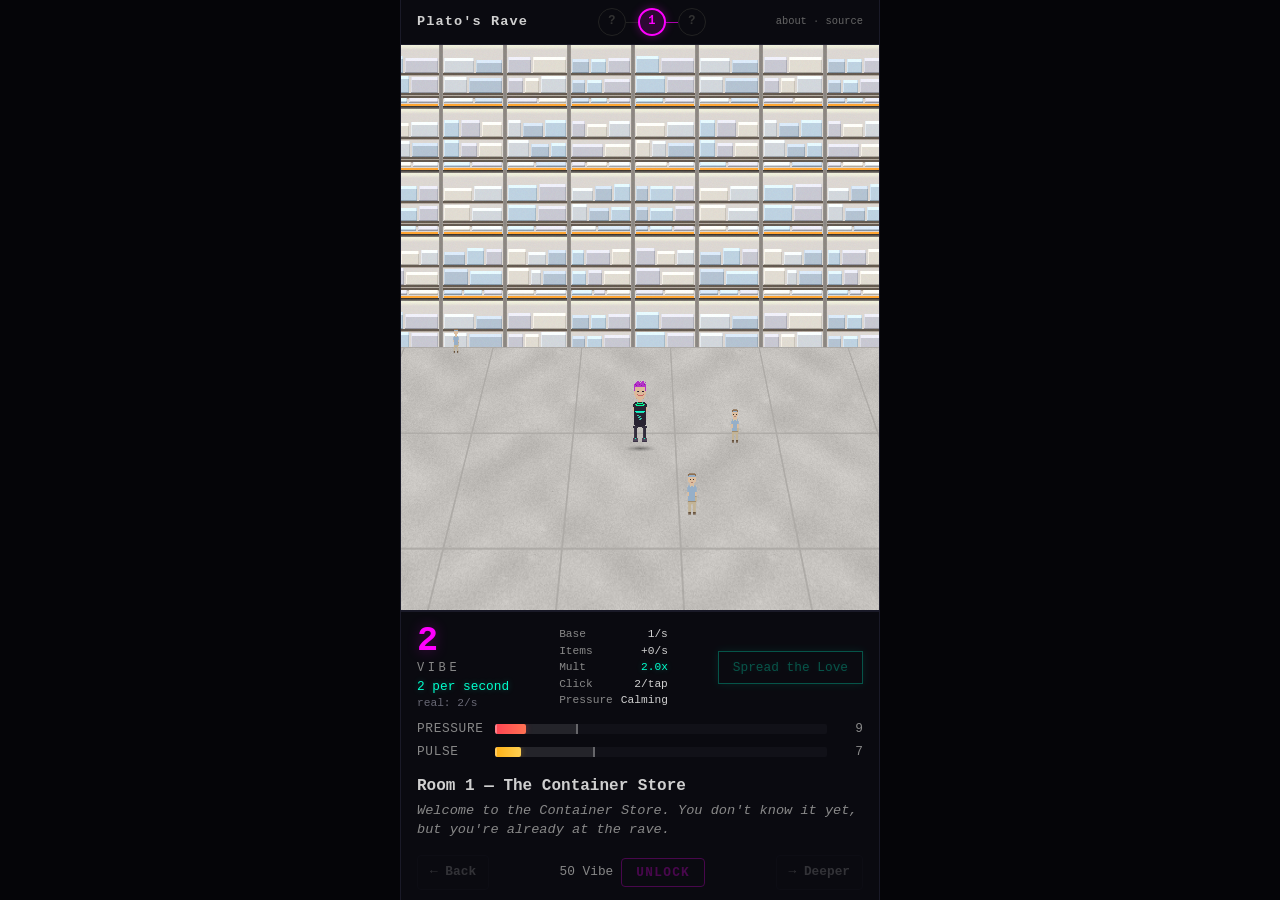
<file: docs/index.html>
<!DOCTYPE html>
<html lang="en">
<head>
  <meta charset="UTF-8">
  <meta name="viewport" content="width=device-width, initial-scale=1.0, user-scalable=no">
  <title>Plato's Rave — An Incremental Idle Game Inside a Container Store</title>
  <meta name="description" content="Progress through 10 rooms of escalating absurdity hidden inside a Container Store. Click to build Vibe. Survive the traps. Eat the wings. Dethrone the Candy King. Inspired by MBMBaM Episode 674.">
  <meta name="author" content="Drew Brereton">

  <!-- Open Graph -->
  <meta property="og:type" content="website">
  <meta property="og:title" content="Plato's Rave">
  <meta property="og:description" content="An incremental idle game with dungeon-crawler aesthetics. 10 rooms of escalating absurdity hidden inside a Container Store. Inspired by MBMBaM Episode 674.">
  <meta property="og:url" content="https://platosrave.club">
  <meta property="og:site_name" content="Plato's Rave">

  <!-- Twitter Card -->
  <meta name="twitter:card" content="summary">
  <meta name="twitter:title" content="Plato's Rave">
  <meta name="twitter:description" content="An incremental idle game inside a Container Store. 10 rooms. Tap to dance. Dethrone the Candy King. Inspired by MBMBaM Ep. 674.">

  <link rel="canonical" href="https://platosrave.club">

  <!-- Structured Data -->
  <script type="application/ld+json">
  {
    "@context": "https://schema.org",
    "@type": "VideoGame",
    "name": "Plato's Rave",
    "description": "An incremental idle game with dungeon-crawler aesthetics. Progress through 10 rooms of escalating absurdity hidden inside a Container Store. Inspired by MBMBaM Episode 674.",
    "url": "https://platosrave.club",
    "author": {
      "@type": "Person",
      "name": "Drew Brereton",
      "url": "https://entropist.ca"
    },
    "genre": ["Incremental", "Idle", "Clicker"],
    "gamePlatform": "Web browser",
    "operatingSystem": "Any",
    "applicationCategory": "Game",
    "isAccessibleForFree": true,
    "license": "https://opensource.org/licenses/MIT"
  }
  </script>

  <link rel="stylesheet" href="style.css">
</head>
<body>
  <div id="game">

    <!-- Title bar: title, room map, credits -->
    <div id="title-bar">
      <span id="game-title">Plato's Rave</span>
      <div id="room-map">
        <div class="map-node" id="map-slot-0"></div>
        <div class="map-edge" id="map-edge-0"></div>
        <div class="map-node" id="map-slot-1"></div>
        <div class="map-edge" id="map-edge-1"></div>
        <div class="map-node" id="map-slot-2"></div>
      </div>
      <div id="credits">
        <a href="about.html">about</a> &middot;
        <a href="https://github.com/aebrer/platos-rave" target="_blank" rel="noopener">source</a>
      </div>
    </div>

    <!-- The Room — perspective space, tap to dance -->
    <main id="room-view" role="button" aria-label="Tap to dance">
      <div id="room-space">
        <div id="back-wall"></div>
        <div id="floor-plane"></div>
        <div id="room-props"></div>

        <!-- Dancer -->
        <div id="dancer">
          <div id="dancer-head"></div>
          <div id="dancer-body"></div>
          <div id="dancer-legs">
            <div class="leg left"></div>
            <div class="leg right"></div>
          </div>
          <div id="dancer-shadow"></div>
        </div>
      </div>

      <!-- Floating vibe pops + ambient flavor text -->
      <div id="click-feedback"></div>

    </main>

    <!-- Stats + Room info panel (bottom) -->
    <div id="bottom-panel">

      <!-- Vibe counter + rate breakdown + spread the love -->
      <div id="vibe-block">
        <div id="vibe-info">
          <div id="vibe-count">0</div>
          <div id="vibe-label">VIBE</div>
          <div id="vibe-rate"><span id="vibe-per-sec">0</span> per second</div>
          <div id="real-vps">real: <span id="real-vps-value">0</span>/s</div>
          <div id="kandi-display" class="hidden"></div>
        </div>
        <div id="rate-breakdown">
          <div class="breakdown-row"><span class="breakdown-label">Base</span><span id="breakdown-base">0</span></div>
          <div class="breakdown-row"><span class="breakdown-label">Items</span><span id="breakdown-items">0</span></div>
          <div class="breakdown-row"><span class="breakdown-label">Mult</span><span id="breakdown-mult">1.0x</span></div>
          <div class="breakdown-row"><span class="breakdown-label">Click</span><span id="breakdown-click">0</span></div>
          <div class="breakdown-row"><span class="breakdown-label">Pressure</span><span id="breakdown-pressure"></span></div>
        </div>
        <button id="spread-love-btn" disabled>Spread the Love</button>
      </div>

      <!-- Pressure & Pulse bars -->
      <div id="stat-bars">
        <div class="stat-row">
          <span class="stat-name">Pressure</span>
          <div class="stat-track">
            <div class="stat-fill" id="pressure-fill"></div>
            <div class="stat-optimal" id="pressure-optimal"></div>
          </div>
          <span class="stat-value" id="pressure-value">0</span>
        </div>
        <div class="stat-row">
          <span class="stat-name">Pulse</span>
          <div class="stat-track">
            <div class="stat-fill" id="pulse-fill"></div>
            <div class="stat-optimal" id="pulse-optimal"></div>
          </div>
          <span class="stat-value" id="pulse-value">0</span>
        </div>
      </div>

      <!-- Room inventory -->
      <div id="room-inventory"></div>

      <!-- Room description -->
      <div id="room-desc">
        <div id="room-title">Room 1 — The Container Store</div>
        <div id="room-flavor">Welcome to the Container Store. You don't know it yet, but you're already at the rave.</div>
      </div>

      <!-- Navigation -->
      <div id="room-nav">
        <button id="nav-left" class="nav-btn" disabled><span class="nav-label">&larr; Back</span><span class="nav-vps" id="nav-left-vps"></span></button>
        <div id="nav-center">
          <div id="unlock-prompt" class="hidden">
            <span id="unlock-text"></span>
            <button id="unlock-button" disabled>UNLOCK</button>
          </div>
        </div>
        <button id="nav-right" class="nav-btn" disabled><span class="nav-label">&rarr; Deeper</span><span class="nav-vps" id="nav-right-vps"></span></button>
      </div>

    </div>

    <!-- Item purchase popup -->
    <div id="item-popup" class="overlay hidden">
      <div class="overlay-box item-popup-box">
        <div id="item-popup-emoji" class="popup-big-emoji"></div>
        <div id="item-popup-name" class="popup-item-name"></div>
        <div id="item-popup-desc" class="popup-item-desc"></div>
        <div id="item-popup-effect" class="popup-item-effect"></div>
        <div id="item-popup-owned" class="popup-item-owned"></div>
        <div class="popup-actions">
          <button id="item-popup-buy" class="popup-buy-btn"></button>
          <button id="item-popup-dismiss" class="popup-dismiss-btn">Not now</button>
        </div>
      </div>
    </div>

    <!-- Transcendence overlay -->
    <div id="transcendence" class="overlay hidden">
      <div class="overlay-box transcendence-box">
        <div id="transcendence-emoji" class="popup-big-emoji"></div>
        <h2 id="transcendence-title"></h2>
        <p id="transcendence-message"></p>
        <p id="transcendence-stats"></p>
        <button id="transcendence-dismiss"></button>
      </div>
    </div>

    <!-- Welcome back overlay -->
    <div id="welcome-back" class="overlay hidden">
      <div class="overlay-box">
        <h2>Welcome back</h2>
        <p id="welcome-message"></p>
        <button id="welcome-dismiss">Keep raving</button>
      </div>
    </div>

  </div>

  <script src="game.js"></script>
</body>
</html>
</file>
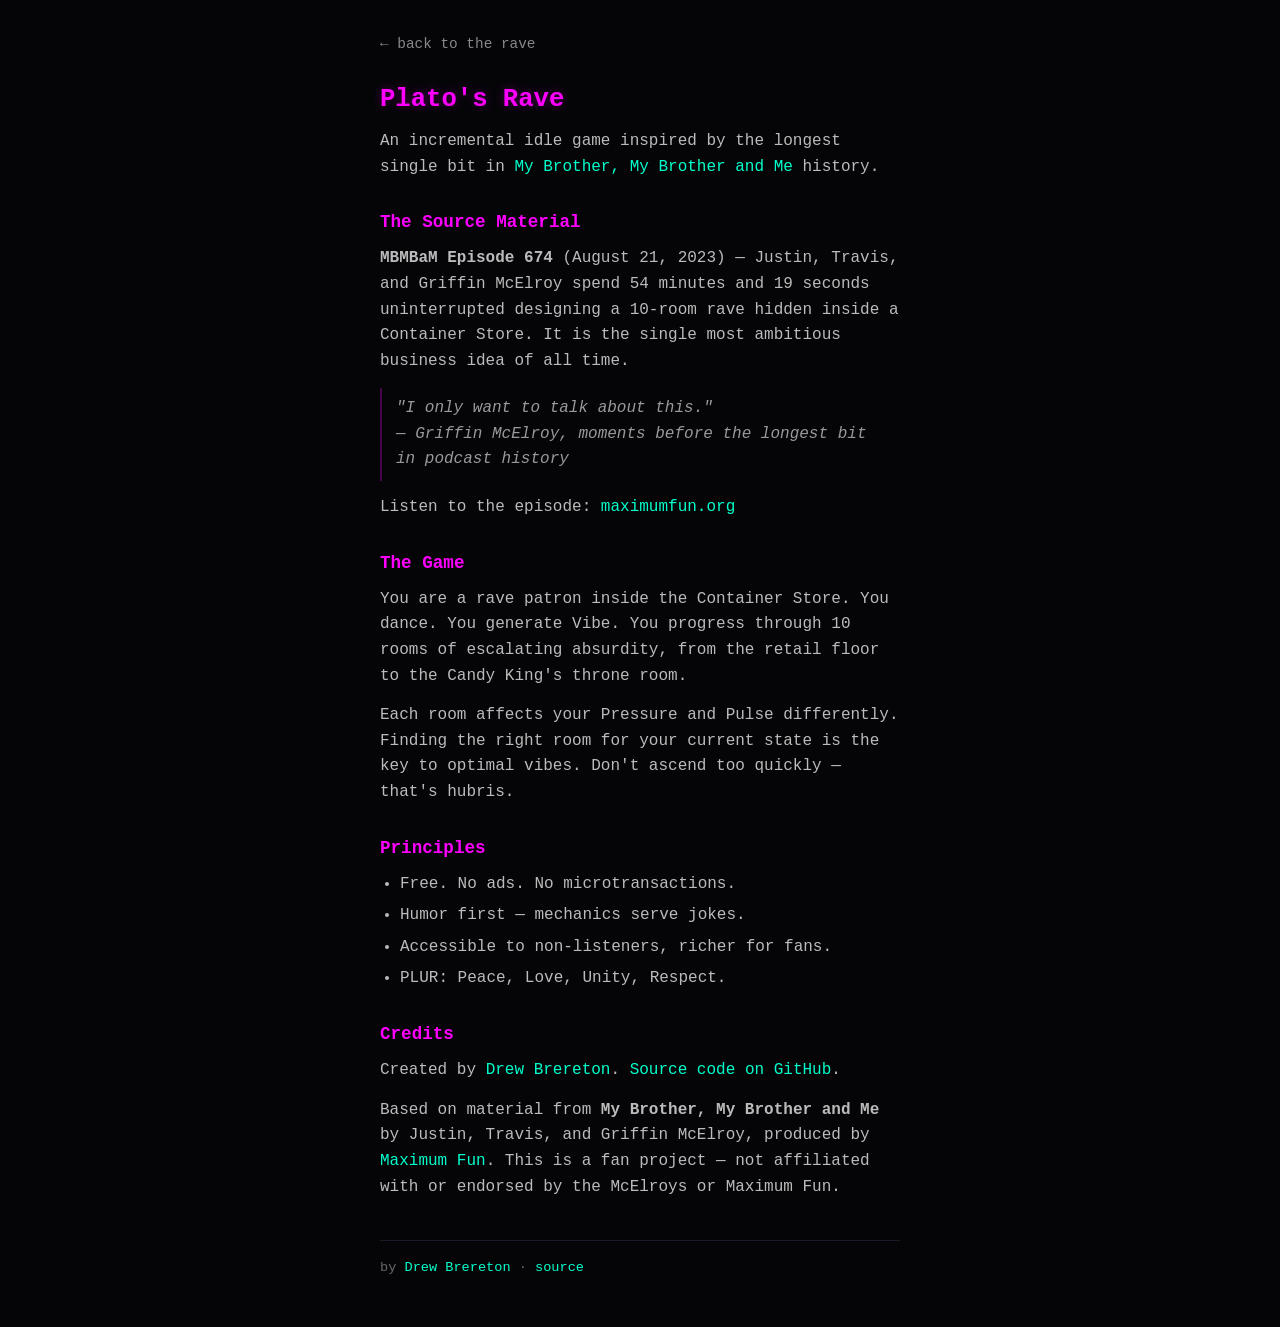
<file: docs/about.html>
<!DOCTYPE html>
<html lang="en">
<head>
  <meta charset="UTF-8">
  <meta name="viewport" content="width=device-width, initial-scale=1.0">
  <title>About — Plato's Rave</title>
  <style>
    *, *::before, *::after { box-sizing: border-box; margin: 0; padding: 0; }

    html, body {
      background: #050508;
      color: #d0d0d0;
      font-family: "Courier New", Courier, monospace;
      font-size: 16px;
      line-height: 1.6;
      min-height: 100%;
    }

    .about {
      max-width: 560px;
      margin: 0 auto;
      padding: 32px 20px 48px;
    }

    h1 {
      font-size: 1.6rem;
      color: #ff00ff;
      text-shadow: 0 0 10px rgba(255, 0, 255, 0.3);
      margin-bottom: 8px;
    }

    h2 {
      font-size: 1.1rem;
      color: #ff00ff;
      margin-top: 28px;
      margin-bottom: 10px;
    }

    p {
      margin-bottom: 14px;
      color: #bbb;
    }

    a {
      color: #00ffcc;
      text-decoration: none;
    }

    a:hover {
      text-decoration: underline;
    }

    .back {
      display: inline-block;
      margin-bottom: 24px;
      font-size: 0.9rem;
      color: #888;
    }

    .back:hover { color: #00ffcc; }

    blockquote {
      border-left: 2px solid #ff00ff44;
      padding: 8px 14px;
      margin: 14px 0;
      color: #999;
      font-style: italic;
    }

    ul {
      margin: 10px 0 14px 20px;
      color: #bbb;
    }

    li { margin-bottom: 6px; }

    .credit-footer {
      margin-top: 40px;
      padding-top: 16px;
      border-top: 1px solid #1a1a28;
      font-size: 0.85rem;
      color: #666;
    }
  </style>
</head>
<body>
  <div class="about">
    <a href="index.html" class="back">&larr; back to the rave</a>

    <h1>Plato's Rave</h1>
    <p>An incremental idle game inspired by the longest single bit in
    <a href="https://maximumfun.org/podcasts/my-brother-my-brother-and-me/" target="_blank" rel="noopener">My Brother, My Brother and Me</a>
    history.</p>

    <h2>The Source Material</h2>
    <p><strong>MBMBaM Episode 674</strong> (August 21, 2023) &mdash; Justin, Travis, and Griffin McElroy
    spend 54 minutes and 19 seconds uninterrupted designing a 10-room rave hidden inside
    a Container Store. It is the single most ambitious business idea of all time.</p>

    <blockquote>"I only want to talk about this."<br>&mdash; Griffin McElroy, moments before the longest bit in podcast history</blockquote>

    <p>Listen to the episode:
    <a href="https://maximumfun.org/episodes/my-brother-my-brother-and-me/mbmbam-674-platos-rave/" target="_blank" rel="noopener">maximumfun.org</a></p>

    <h2>The Game</h2>
    <p>You are a rave patron inside the Container Store. You dance. You generate Vibe.
    You progress through 10 rooms of escalating absurdity, from the retail floor to the
    Candy King's throne room.</p>

    <p>Each room affects your Pressure and Pulse differently. Finding the right room for
    your current state is the key to optimal vibes. Don't ascend too quickly &mdash;
    that's hubris.</p>

    <h2>Principles</h2>
    <ul>
      <li>Free. No ads. No microtransactions.</li>
      <li>Humor first &mdash; mechanics serve jokes.</li>
      <li>Accessible to non-listeners, richer for fans.</li>
      <li>PLUR: Peace, Love, Unity, Respect.</li>
    </ul>

    <h2>Credits</h2>
    <p>Created by <a href="https://entropist.ca" target="_blank" rel="noopener">Drew Brereton</a>.
    <a href="https://github.com/aebrer/platos-rave" target="_blank" rel="noopener">Source code on GitHub</a>.</p>

    <p>Based on material from <strong>My Brother, My Brother and Me</strong> by
    Justin, Travis, and Griffin McElroy, produced by
    <a href="https://maximumfun.org" target="_blank" rel="noopener">Maximum Fun</a>.
    This is a fan project &mdash; not affiliated with or endorsed by the McElroys or Maximum Fun.</p>

    <div class="credit-footer">
      by <a href="https://entropist.ca" target="_blank" rel="noopener">Drew Brereton</a> &middot;
      <a href="https://github.com/aebrer/platos-rave" target="_blank" rel="noopener">source</a>
    </div>
  </div>
</body>
</html>
</file>
<file: docs/style.css>
/* === Reset === */
*, *::before, *::after {
  box-sizing: border-box;
  margin: 0;
  padding: 0;
}

:root {
  --bg: #050508;
  --panel-bg: #0a0a10;
  --wall: #0e0e18;
  --floor: #0c0c14;
  --text: #d0d0d0;
  --text-dim: #888;
  --accent: #ff00ff;
  --accent-dim: #aa00aa;
  --accent-glow: rgba(255, 0, 255, 0.3);
  --cyan: #00ffcc;
  --cyan-glow: rgba(0, 255, 204, 0.3);
  --red: #ff3344;
  --yellow: #ffaa00;
  --green: #00ff88;
  --border: #1a1a28;
}

html, body {
  height: 100%;
  background: var(--bg);
  color: var(--text);
  font-family: "Courier New", Courier, monospace;
  font-size: 16px;
  line-height: 1.3;
  -webkit-tap-highlight-color: transparent;
  overflow: hidden;
  touch-action: manipulation;
}

/* === Full viewport game === */
#game {
  width: 100%;
  height: 100vh;
  height: 100dvh;
  display: flex;
  flex-direction: column;
  position: relative;
  overflow: hidden;
}

/* ============================================================
   TITLE BAR + ROOM MAP
   ============================================================ */
#title-bar {
  display: flex;
  align-items: center;
  padding: 8px 16px;
  gap: 12px;
  background: var(--panel-bg);
  border-bottom: 1px solid var(--border);
  flex-shrink: 0;
  z-index: 10;
}

#game-title {
  font-size: 0.85rem;
  font-weight: 700;
  color: var(--text);
  letter-spacing: 0.08em;
  white-space: nowrap;
  flex-shrink: 0;
}

#kandi-display {
  font-size: 0.75rem;
  font-weight: 700;
  color: #ffd700;
  text-shadow: 0 0 8px rgba(255, 215, 0, 0.5);
  white-space: nowrap;
  flex-shrink: 0;
}

#room-map {
  display: flex;
  align-items: center;
  justify-content: center;
  flex: 1;
  gap: 0;
}

#credits {
  font-size: 0.65rem;
  color: #555;
  white-space: nowrap;
  flex-shrink: 0;
}

#credits a {
  color: #666;
  text-decoration: none;
}

#credits a:active {
  color: var(--cyan);
}

.map-node {
  width: 28px;
  height: 28px;
  border-radius: 50%;
  display: flex;
  align-items: center;
  justify-content: center;
  font-size: 0.75rem;
  font-weight: 700;
  flex-shrink: 0;
  transition: all 0.3s;
}

.map-node.locked {
  border: 1px solid #222;
  color: #333;
  background: transparent;
}

.map-node.unlocked {
  border: 1px solid var(--accent-dim);
  color: var(--accent-dim);
  background: rgba(255, 0, 255, 0.05);
}

.map-node.current {
  border: 2px solid var(--accent);
  color: var(--accent);
  background: rgba(255, 0, 255, 0.15);
  box-shadow: 0 0 10px var(--accent-glow);
}

.map-edge {
  width: 12px;
  height: 1px;
  background: #222;
  flex-shrink: 0;
}

.map-node.unlocked ~ .map-edge,
.map-node.current ~ .map-edge {
  background: var(--accent-dim);
}

/* ============================================================
   THE ROOM — perspective dungeon space
   ============================================================ */
#room-view {
  flex: 1;
  position: relative;
  cursor: pointer;
  overflow: hidden;
  min-height: 0;
}

#room-space {
  width: 100%;
  height: 100%;
  position: relative;
  perspective: 400px;
  overflow: hidden;
}

/* Back wall */
#back-wall {
  position: absolute;
  top: 0;
  left: -5%;
  width: 110%;
  height: 55%;
  z-index: 0;
}

/* Floor plane — perspective-tilted */
#floor-plane {
  position: absolute;
  bottom: 0;
  left: -75%;
  width: 250%;
  height: 55%;
  transform-origin: bottom center;
  transform: rotateX(35deg);
  z-index: 1;
}

/* Room art: loaded from assets/rooms/ */
#back-wall, #floor-plane {
  background-size: 256px 256px;
  background-repeat: repeat;
}

#room-space.room-1 #back-wall { background-image: url(assets/rooms/room1_wall.png); }
#room-space.room-1 #floor-plane { background-image: url(assets/rooms/room1_floor.png); }
#room-space.room-2 #back-wall { background-image: url(assets/rooms/room2_wall.png); }
#room-space.room-2 #floor-plane { background-image: url(assets/rooms/room2_floor.png); }
#room-space.room-3 #back-wall { background-image: url(assets/rooms/room3_wall.png); }
#room-space.room-3 #floor-plane { background-image: url(assets/rooms/room3_floor.png); }
#room-space.room-4 #back-wall { background-image: url(assets/rooms/room4_wall.png); }
#room-space.room-4 #floor-plane { background-image: url(assets/rooms/room4_floor.png); }
#room-space.room-5 #back-wall { background-image: url(assets/rooms/room5_wall.png); }
#room-space.room-5 #floor-plane { background-image: url(assets/rooms/room5_floor.png); }
#room-space.room-6 #back-wall { background-image: url(assets/rooms/room6_wall.png); }
#room-space.room-6 #floor-plane { background-image: url(assets/rooms/room6_floor.png); }
#room-space.room-7 #back-wall { background-image: url(assets/rooms/room7_wall.png); }
#room-space.room-7 #floor-plane { background-image: url(assets/rooms/room7_floor.png); }
#room-space.room-8 #back-wall { background-image: url(assets/rooms/room8_wall.png); }
#room-space.room-8 #floor-plane { background-image: url(assets/rooms/room8_floor.png); }
#room-space.room-9 #back-wall { background-image: url(assets/rooms/room9_wall.png); }
#room-space.room-9 #floor-plane { background-image: url(assets/rooms/room9_floor.png); }
#room-space.room-10 #back-wall { background-image: url(assets/rooms/room10_wall.png); }
#room-space.room-10 #floor-plane { background-image: url(assets/rooms/room10_floor.png); }

/* === Room props (decorative elements per room) === */
#room-props {
  position: absolute;
  inset: 0;
  z-index: 2;
  pointer-events: none;
}

/* ============================================================
   DANCER — bigger, more character
   ============================================================ */
#dancer {
  position: absolute;
  bottom: 28%;
  left: 50%;
  transform: translateX(-50%);
  z-index: 5;
  display: flex;
  flex-direction: column;
  align-items: center;
}

#dancer-head {
  width: 20px;
  height: 20px;
  background: url(assets/sprites/player/head.png) center/contain no-repeat;
  margin-bottom: -2px;
  image-rendering: pixelated;
}

#dancer-body {
  width: 16px;
  height: 28px;
  background: url(assets/sprites/player/torso.png) center/contain no-repeat;
  image-rendering: pixelated;
}

#dancer-legs {
  display: flex;
  gap: 4px;
  margin-top: -1px;
}

.leg {
  width: 5px;
  height: 16px;
  image-rendering: pixelated;
}

.leg.left {
  background: url(assets/sprites/player/leg_left.png) center/contain no-repeat;
}

.leg.right {
  background: url(assets/sprites/player/leg_right.png) center/contain no-repeat;
}

#dancer-shadow {
  width: 40px;
  height: 8px;
  background: url(assets/sprites/player/shadow.png) center/contain no-repeat;
  image-rendering: pixelated;
  margin-top: 2px;
}

/* Idle bob */
#dancer {
  animation: idle-bob 1.5s ease-in-out infinite;
}

@keyframes idle-bob {
  0%, 100% { transform: translateX(-50%) translateY(0); }
  50% { transform: translateX(-50%) translateY(-4px); }
}

/* Vibing (passive income) */
#dancer.vibing {
  animation: vibe-dance 0.5s ease-in-out infinite;
}

@keyframes vibe-dance {
  0%, 100% { transform: translateX(-50%) translateY(0) rotate(0deg); }
  25% { transform: translateX(-50%) translateY(-6px) rotate(-4deg); }
  75% { transform: translateX(-50%) translateY(-6px) rotate(4deg); }
}

#dancer.vibing .leg.left {
  animation: leg-left 0.5s ease-in-out infinite;
}
#dancer.vibing .leg.right {
  animation: leg-right 0.5s ease-in-out infinite;
}

@keyframes leg-left {
  0%, 100% { transform: rotate(0deg); }
  50% { transform: rotate(-15deg); }
}
@keyframes leg-right {
  0%, 100% { transform: rotate(0deg); }
  50% { transform: rotate(15deg); }
}

/* Tap dance burst */
#dancer.dancing {
  animation: tap-dance 0.25s ease-out;
}

@keyframes tap-dance {
  0% { transform: translateX(-50%) translateY(0) scaleY(1); }
  20% { transform: translateX(-50%) translateY(-20px) scaleY(1.1) rotate(-8deg); }
  50% { transform: translateX(-50%) translateY(-14px) scaleY(0.95) rotate(6deg); }
  100% { transform: translateX(-50%) translateY(0) scaleY(1) rotate(0deg); }
}

/* ============================================================
   NPC RAVE ATTENDEES
   ============================================================ */
.npc-dancer {
  display: flex;
  flex-direction: column;
  align-items: center;
  pointer-events: none;
  --npc-scale: 1;
  transform: translateX(-50%) scale(var(--npc-scale));
}

.npc-head {
  width: 14px;
  height: 14px;
  margin-bottom: -1px;
  image-rendering: pixelated;
  background-size: contain;
  background-repeat: no-repeat;
  background-position: center;
}

.npc-body {
  width: 10px;
  height: 20px;
  image-rendering: pixelated;
  background-size: contain;
  background-repeat: no-repeat;
  background-position: center;
}

.npc-legs {
  width: 8px;
  height: 12px;
  margin-top: -1px;
  image-rendering: pixelated;
  background-size: contain;
  background-repeat: no-repeat;
  background-position: center;
}

@keyframes npc-dance {
  0%, 100% { transform: translateX(-50%) scale(var(--npc-scale)) translateY(0) rotate(0deg); }
  20% { transform: translateX(-50%) scale(var(--npc-scale)) translateY(-5px) rotate(-6deg); }
  50% { transform: translateX(-50%) scale(var(--npc-scale)) translateY(-3px) rotate(4deg); }
  80% { transform: translateX(-50%) scale(var(--npc-scale)) translateY(-5px) rotate(-3deg); }
}

/* ============================================================
   AMBIENT FLAVOR TEXT
   ============================================================ */
.ambient-pop {
  position: absolute;
  pointer-events: none;
  white-space: nowrap;
  z-index: 6;
}

.ambient-sound {
  font-size: 1.1rem;
  font-weight: 700;
  color: rgba(255, 255, 255, 0.6);
  font-style: italic;
  letter-spacing: 0.1em;
  text-transform: uppercase;
  text-shadow: -1px -1px 0 rgba(0,0,0,0.8), 1px -1px 0 rgba(0,0,0,0.8),
               -1px 1px 0 rgba(0,0,0,0.8), 1px 1px 0 rgba(0,0,0,0.8),
               0 0 6px rgba(0,0,0,0.5);
  animation: ambient-drift 3s ease-out forwards;
}

.ambient-emoji {
  font-size: 1.6rem;
  filter: drop-shadow(0 0 3px rgba(0,0,0,0.7));
  animation: ambient-drift 3.5s ease-out forwards;
}

.ambient-quote {
  font-size: 0.8rem;
  color: rgba(200, 200, 220, 0.7);
  font-style: italic;
  max-width: 50vw;
  white-space: normal;
  text-align: center;
  text-shadow: -1px -1px 0 rgba(0,0,0,0.8), 1px -1px 0 rgba(0,0,0,0.8),
               -1px 1px 0 rgba(0,0,0,0.8), 1px 1px 0 rgba(0,0,0,0.8),
               0 0 6px rgba(0,0,0,0.5);
  animation: ambient-drift 4s ease-out forwards;
}

@keyframes ambient-drift {
  0% {
    opacity: 0;
    transform: translateX(var(--x-shift, 0)) translateY(0) scale(0.8);
  }
  15% {
    opacity: 1;
    transform: translateX(var(--x-shift, 0)) translateY(-5px) scale(1);
  }
  70% {
    opacity: 0.7;
    transform: translateX(var(--x-shift, 0)) translateY(-25px) scale(1);
  }
  100% {
    opacity: 0;
    transform: translateX(var(--x-shift, 0)) translateY(-45px) scale(0.9);
  }
}

/* ============================================================
   CLICK FEEDBACK
   ============================================================ */
#click-feedback {
  position: absolute;
  inset: 0;
  z-index: 8;
  pointer-events: none;
  overflow: hidden;
}

.click-pop {
  position: absolute;
  color: var(--accent);
  font-size: 1.3rem;
  font-weight: 700;
  pointer-events: none;
  text-shadow: -1px -1px 0 rgba(0,0,0,0.8), 1px -1px 0 rgba(0,0,0,0.8),
               -1px 1px 0 rgba(0,0,0,0.8), 1px 1px 0 rgba(0,0,0,0.8);
  animation: pop-up 0.8s ease-out forwards;
  text-shadow: 0 0 10px var(--accent-glow);
}

@keyframes pop-up {
  0% { opacity: 1; transform: translateY(0) scale(1); }
  100% { opacity: 0; transform: translateY(-70px) scale(0.6); }
}


/* ============================================================
   BOTTOM PANEL — stats, description, navigation
   ============================================================ */
#bottom-panel {
  background: var(--panel-bg);
  border-top: 2px solid var(--border);
  padding: 12px 16px 10px;
  flex-shrink: 0;
  z-index: 10;
  display: flex;
  flex-direction: column;
  gap: 10px;
}

/* Vibe counter + spread the love */
#vibe-block {
  display: flex;
  align-items: center;
  justify-content: space-between;
  gap: 12px;
}

#vibe-info {
  text-align: left;
}

#spread-love-btn {
  font-family: inherit;
  font-size: 0.8rem;
  padding: 8px 14px;
  background: transparent;
  color: var(--cyan);
  border: 1px solid var(--cyan);
  cursor: pointer;
  text-shadow: 0 0 6px var(--cyan-glow);
  box-shadow: 0 0 8px var(--cyan-glow);
  transition: background 0.2s, box-shadow 0.2s;
  flex-shrink: 1;
  min-width: 0;
  text-align: center;
}

#spread-love-btn:hover:not(:disabled) {
  background: var(--cyan);
  color: var(--bg);
  box-shadow: 0 0 14px var(--cyan-glow);
}

#spread-love-btn:disabled {
  opacity: 0.3;
  cursor: default;
}

/* Rate breakdown (middle column) */
#rate-breakdown {
  display: flex;
  flex-direction: column;
  gap: 2px;
  font-size: 0.7rem;
  color: var(--text-dim);
}

.breakdown-row {
  display: flex;
  justify-content: space-between;
  gap: 8px;
}

.breakdown-label {
  color: var(--text-dim);
}

.breakdown-row span:last-child {
  color: var(--text);
  font-variant-numeric: tabular-nums;
}

#breakdown-mult.bonus {
  color: var(--cyan);
  text-shadow: 0 0 6px var(--cyan-glow);
}

#breakdown-mult.penalty {
  color: var(--red);
}

#vibe-count {
  font-size: 2.2rem;
  font-weight: 700;
  color: var(--accent);
  text-shadow: 0 0 14px var(--accent-glow);
  font-variant-numeric: tabular-nums;
  line-height: 1;
}

#vibe-label {
  font-size: 0.75rem;
  color: var(--text-dim);
  letter-spacing: 0.3em;
  text-transform: uppercase;
  margin-top: 2px;
}

#vibe-rate {
  font-size: 0.8rem;
  color: var(--cyan);
  text-shadow: 0 0 6px var(--cyan-glow);
  margin-top: 2px;
}

#real-vps {
  font-size: 0.7rem;
  color: rgba(200, 200, 220, 0.5);
  margin-top: 1px;
}

/* Stat bars */
#stat-bars {
  display: flex;
  flex-direction: column;
  gap: 6px;
}

.stat-row {
  display: flex;
  align-items: center;
  gap: 8px;
}

.stat-name {
  font-size: 0.8rem;
  color: var(--text-dim);
  width: 70px;
  flex-shrink: 0;
  text-transform: uppercase;
  letter-spacing: 0.05em;
}

.stat-track {
  flex: 1;
  height: 10px;
  background: #111118;
  border-radius: 2px;
  overflow: hidden;
  position: relative;
}

.stat-fill {
  height: 100%;
  width: 0%;
  border-radius: 2px;
  transition: width 0.4s ease;
  position: relative;
  z-index: 0;
}

/* Optimal range indicator — always visible on top of fill */
.stat-optimal {
  position: absolute;
  top: 0;
  height: 100%;
  background: rgba(255, 255, 255, 0.08);
  border-left: 2px solid rgba(255, 255, 255, 0.3);
  border-right: 2px solid rgba(255, 255, 255, 0.3);
  z-index: 1;
  transition: left 0.3s, width 0.3s;
}

#pressure-fill {
  background: linear-gradient(90deg, var(--red), #ff6644);
  box-shadow: 0 0 6px rgba(255, 51, 68, 0.3);
}

#pulse-fill {
  background: linear-gradient(90deg, var(--yellow), #ffcc44);
  box-shadow: 0 0 6px rgba(255, 170, 0, 0.3);
}

.stat-value {
  font-size: 0.8rem;
  color: var(--text-dim);
  width: 28px;
  text-align: right;
  flex-shrink: 0;
  font-variant-numeric: tabular-nums;
}

/* Room description */
#room-desc {
  padding: 6px 0;
}

#room-title {
  font-size: 1rem;
  font-weight: 700;
  color: var(--text);
}

#room-flavor {
  font-size: 0.85rem;
  color: var(--text-dim);
  font-style: italic;
  margin-top: 4px;
  line-height: 1.4;
}

/* Navigation */
#room-nav {
  display: flex;
  align-items: center;
  gap: 8px;
}

.nav-btn {
  padding: 8px 12px;
  border: 1px solid var(--border);
  border-radius: 4px;
  background: transparent;
  color: var(--text);
  font-family: "Courier New", monospace;
  font-size: 0.8rem;
  font-weight: 700;
  cursor: pointer;
  white-space: nowrap;
  flex-shrink: 0;
  display: flex;
  flex-direction: column;
  align-items: center;
  gap: 2px;
}

.nav-vps {
  font-size: 0.65rem;
  font-weight: 400;
  color: var(--cyan);
  text-shadow: 0 0 4px var(--cyan-glow);
}

.nav-btn:disabled {
  opacity: 0.2;
  cursor: not-allowed;
}

.nav-btn:not(:disabled):active {
  border-color: var(--accent);
  color: var(--accent);
  box-shadow: 0 0 8px var(--accent-glow);
}

#nav-center {
  flex: 1;
  display: flex;
  justify-content: center;
}

#unlock-prompt {
  display: flex;
  align-items: center;
  gap: 8px;
}

#unlock-text {
  font-size: 0.8rem;
  color: var(--text-dim);
}

#unlock-button {
  padding: 6px 14px;
  border: 1px solid var(--accent);
  border-radius: 4px;
  background: transparent;
  color: var(--accent);
  font-family: "Courier New", monospace;
  font-weight: 700;
  font-size: 0.8rem;
  cursor: pointer;
  letter-spacing: 0.1em;
}

#unlock-button:disabled {
  opacity: 0.25;
  cursor: not-allowed;
}

#unlock-button:not(:disabled):active {
  background: var(--accent);
  color: var(--bg);
  box-shadow: 0 0 12px var(--accent-glow);
}


/* ============================================================
   ROOM ITEMS (spawned purchasables)
   ============================================================ */
.room-item {
  position: absolute;
  display: flex;
  flex-direction: column;
  align-items: center;
  cursor: pointer;
  z-index: 7;
  animation: item-bob 2s ease-in-out infinite, item-appear 0.5s ease-out;
  filter: drop-shadow(0 0 8px rgba(255, 255, 255, 0.3));
}

.room-item-emoji {
  font-size: 2rem;
}

.room-item-price {
  font-size: 0.65rem;
  font-weight: 700;
  color: var(--accent);
  background: rgba(0, 0, 0, 0.7);
  padding: 1px 6px;
  border-radius: 3px;
  margin-top: -2px;
  border: 1px solid var(--accent);
  text-shadow: 0 0 4px var(--accent-glow);
}

@keyframes item-bob {
  0%, 100% { transform: translateX(-50%) translateY(0); }
  50% { transform: translateX(-50%) translateY(-6px); }
}

@keyframes item-appear {
  0% { opacity: 0; transform: translateX(-50%) scale(0.3); }
  100% { opacity: 1; transform: translateX(-50%) scale(1); }
}

/* ============================================================
   ROOM INVENTORY (bottom panel)
   ============================================================ */
#room-inventory {
  display: flex;
  gap: 6px;
  flex-wrap: wrap;
  min-height: 0;
}

#room-inventory:empty {
  display: none;
}

.inv-slot {
  display: flex;
  align-items: center;
  gap: 2px;
  padding: 4px 8px;
  border: 1px solid var(--border);
  border-radius: 4px;
  background: rgba(255, 255, 255, 0.03);
  cursor: pointer;
  font-family: inherit;
  color: var(--text);
}

.inv-slot:active {
  border-color: var(--accent);
  background: rgba(255, 0, 255, 0.08);
}

.inv-emoji {
  font-size: 1.1rem;
}

.inv-count {
  font-size: 0.7rem;
  color: var(--cyan);
  font-weight: 700;
}

/* ============================================================
   ITEM PURCHASE POPUP
   ============================================================ */
.item-popup-box {
  max-width: 300px;
}

.popup-big-emoji {
  font-size: 3rem;
  margin-bottom: 8px;
}

.popup-item-name {
  font-size: 1.1rem;
  font-weight: 700;
  color: var(--text);
  margin-bottom: 6px;
}

.popup-item-desc {
  font-size: 0.85rem;
  color: var(--text-dim);
  font-style: italic;
  margin-bottom: 8px;
  line-height: 1.4;
}

.popup-item-effect {
  font-size: 0.85rem;
  color: var(--cyan);
  margin-bottom: 4px;
}

.popup-item-owned {
  font-size: 0.75rem;
  color: var(--text-dim);
  margin-bottom: 12px;
  min-height: 1em;
}

.popup-actions {
  display: flex;
  gap: 8px;
  justify-content: center;
}

.popup-buy-btn {
  padding: 8px 20px;
  border: 1px solid var(--accent);
  border-radius: 4px;
  background: var(--accent);
  color: var(--bg);
  font-family: "Courier New", monospace;
  font-weight: 700;
  font-size: 0.85rem;
  cursor: pointer;
  letter-spacing: 0.05em;
}

.popup-buy-btn:disabled {
  opacity: 0.3;
  cursor: not-allowed;
}

.popup-dismiss-btn {
  padding: 8px 16px;
  border: 1px solid var(--border);
  border-radius: 4px;
  background: transparent;
  color: var(--text-dim);
  font-family: "Courier New", monospace;
  font-size: 0.85rem;
  cursor: pointer;
}

.popup-dismiss-btn:active {
  border-color: var(--text-dim);
}

/* ============================================================
   SAVE WARNING
   ============================================================ */
.save-warning {
  position: fixed;
  bottom: 1rem;
  left: 50%;
  transform: translateX(-50%);
  background: rgba(200, 40, 40, 0.9);
  color: #fff;
  padding: 0.6rem 1.2rem;
  border-radius: 6px;
  font-size: 0.85rem;
  z-index: 999;
  animation: save-warn-fade 8s ease-out forwards;
}

@keyframes save-warn-fade {
  0%, 70% { opacity: 1; }
  100% { opacity: 0; }
}

/* ============================================================
   OVERLAY
   ============================================================ */
.overlay {
  position: fixed;
  inset: 0;
  background: rgba(0, 0, 0, 0.92);
  display: flex;
  justify-content: center;
  align-items: center;
  z-index: 100;
}

.overlay-box {
  background: #0c0c14;
  border: 1px solid var(--accent);
  border-radius: 6px;
  padding: 28px 24px;
  text-align: center;
  max-width: 340px;
  width: 85%;
  box-shadow: 0 0 40px var(--accent-glow);
}

.overlay-box h2 {
  font-size: 1.2rem;
  margin-bottom: 14px;
  color: var(--accent);
  letter-spacing: 0.15em;
  text-transform: uppercase;
  text-shadow: 0 0 10px var(--accent-glow);
}

.overlay-box p {
  margin-bottom: 18px;
  line-height: 1.5;
  font-size: 0.9rem;
}

.overlay-box button {
  padding: 10px 24px;
  border: 1px solid var(--accent);
  border-radius: 4px;
  background: var(--accent);
  color: var(--bg);
  font-family: "Courier New", monospace;
  font-weight: 700;
  font-size: 0.9rem;
  cursor: pointer;
  letter-spacing: 0.1em;
}

.transcendence-box {
  text-align: center;
  animation: transcend-glow 2s ease-in-out infinite alternate;
}

.transcendence-box h2 {
  color: #ffd700;
  text-shadow: 0 0 12px rgba(255, 215, 0, 0.6);
}

@keyframes transcend-glow {
  0% { box-shadow: 0 0 20px rgba(255, 215, 0, 0.2); }
  100% { box-shadow: 0 0 40px rgba(255, 215, 0, 0.5); }
}

/* ============================================================
   UTILITY
   ============================================================ */
.hidden {
  display: none !important;
}

/* ============================================================
   DESKTOP — let it breathe
   ============================================================ */
@media (min-width: 600px) {
  #game {
    max-width: 480px;
    margin: 0 auto;
    border-left: 1px solid var(--border);
    border-right: 1px solid var(--border);
  }
}
</file>
